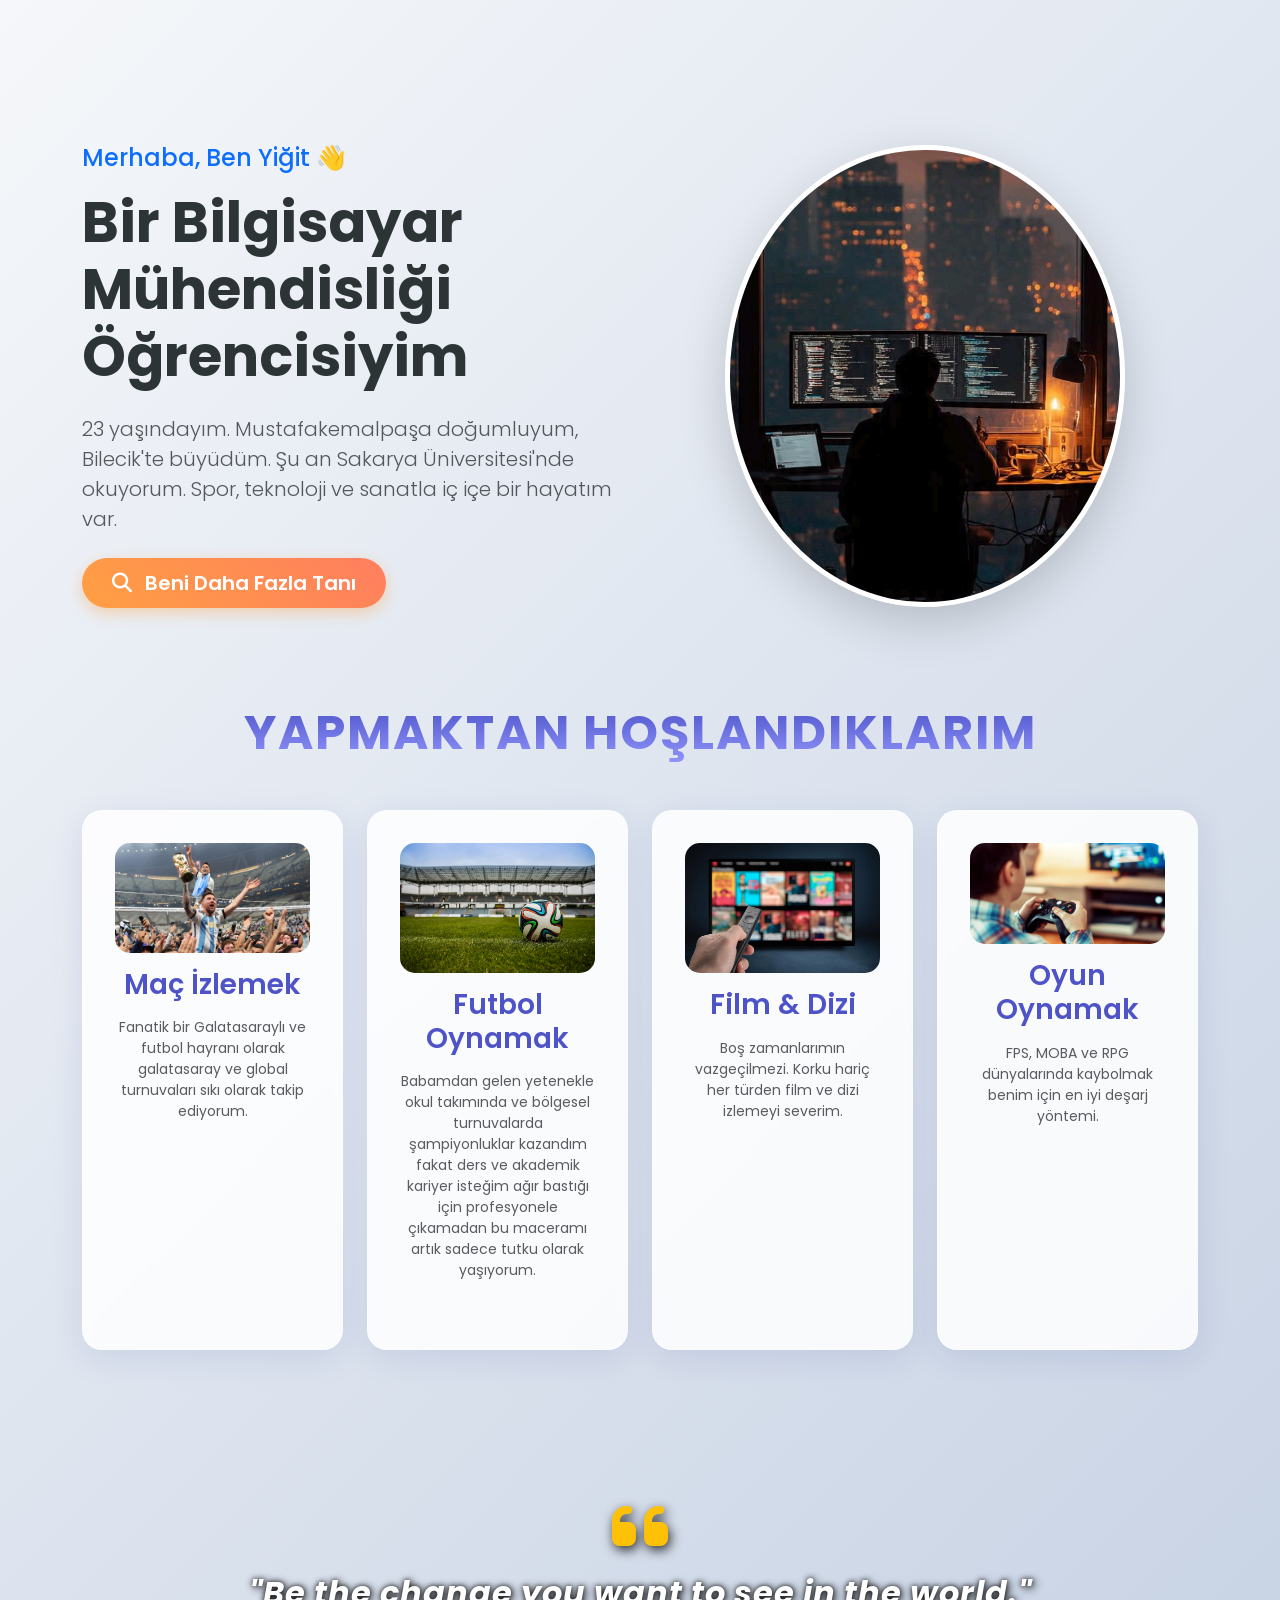
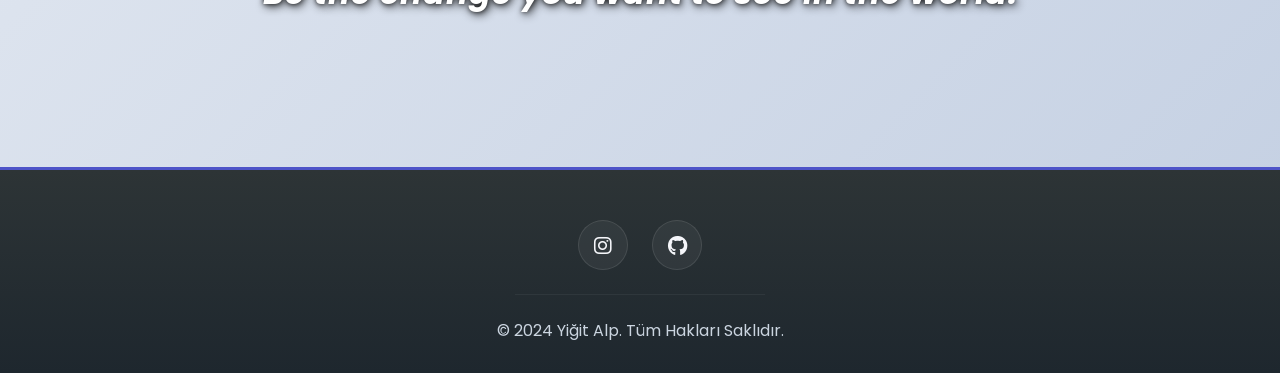
<file: index.html>
<!DOCTYPE html>
<html lang="tr">

<head>
    <meta charset="UTF-8">
    <meta name="viewport" content="width=device-width, initial-scale=1.0">
    <title>Yiğit Alp | Kişisel Blog</title>
    <link href="https://cdn.jsdelivr.net/npm/bootstrap@5.3.0/dist/css/bootstrap.min.css" rel="stylesheet">
    <link rel="stylesheet" href="https://cdnjs.cloudflare.com/ajax/libs/font-awesome/6.5.2/css/all.min.css" />
    <link href="https://unpkg.com/aos@2.3.1/dist/aos.css" rel="stylesheet">
    <link rel="stylesheet" href="still.css">
</head>

<body>

    <?php include 'navbar.php'; ?>

    <div class="container mt-5 pt-5">
        <div class="row align-items-center min-vh-75 py-5">
            <div class="col-lg-6" data-aos="fade-right">
                <h4 class="text-primary mb-3">Merhaba, Ben Yiğit 👋</h4>
                <h1 class="display-4 fw-bold mb-4">Bir Bilgisayar Mühendisliği Öğrencisiyim</h1>
                <p class="lead text-muted mb-4">
                    23 yaşındayım. Mustafakemalpaşa doğumluyum, Bilecik'te büyüdüm. Şu an Sakarya Üniversitesi'nde
                    okuyorum.
                    Spor, teknoloji ve sanatla iç içe bir hayatım var.
                </p>
                <a href="hakkimda.html" class="btn btn-custom btn-lg"><i class="fa-solid fa-magnifying-glass me-2"></i>
                    Beni Daha Fazla Tanı</a>
            </div>
            <div class="col-lg-6 text-center" data-aos="fade-left">
                <img src="Resimler/home.png" class="img-fluid rounded-circle shadow-lg"
                    style="max-width: 400px; border: 5px solid white;" alt="Profil">
            </div>
        </div>
    </div>

    <div class="container py-5">
        <div class="text-center mb-5" data-aos="fade-up">
            <h2 class="sayfa-baslik">Yapmaktan Hoşlandıklarım</h2>
        </div>
        <div class="row">
            <div class="col-md-3" data-aos="fade-up" data-aos-delay="100">
                <div class="modern-card text-center h-100">
                    <img src="Resimler/football.png" class="img-fluid" alt="Maç">
                    <h3>Maç İzlemek</h3>
                    <p class="small text-muted">Fanatik bir Galatasaraylı ve futbol hayranı olarak galatasaray ve global
                        turnuvaları sıkı olarak takip ediyorum.</p>
                </div>
            </div>
            <div class="col-md-3" data-aos="fade-up" data-aos-delay="200">
                <div class="modern-card text-center h-100">
                    <img src="Resimler/football2.jpg" class="img-fluid" alt="Futbol">
                    <h3>Futbol Oynamak</h3>
                    <p class="small text-muted">Babamdan gelen yetenekle okul takımında ve bölgesel turnuvalarda
                        şampiyonluklar kazandım fakat ders ve akademik kariyer isteğim ağır bastığı için profesyonele
                        çıkamadan bu maceramı artık sadece tutku olarak yaşıyorum.</p>
                </div>
            </div>
            <div class="col-md-3" data-aos="fade-up" data-aos-delay="300">
                <div class="modern-card text-center h-100">
                    <img src="Resimler/watchmovie.png" class="img-fluid" alt="Film">
                    <h3>Film & Dizi</h3>
                    <p class="small text-muted">Boş zamanlarımın vazgeçilmezi. Korku hariç her türden film ve dizi
                        izlemeyi severim.</p>
                </div>
            </div>
            <div class="col-md-3" data-aos="fade-up" data-aos-delay="400">
                <div class="modern-card text-center h-100">
                    <img src="Resimler/videogame.png" class="img-fluid" alt="Oyun">
                    <h3>Oyun Oynamak</h3>
                    <p class="small text-muted">FPS, MOBA ve RPG dünyalarında kaybolmak benim için en iyi deşarj
                        yöntemi.</p>
                </div>
            </div>
        </div>
    </div>

    <div class="container-fluid py-5 text-white text-center slogan-bg"
        style="background: url('Resimler/arka1.jpg') center/cover fixed;">
        <div class="py-5">
            <i class="fa-solid fa-quote-left display-3 mb-3 text-warning"
                style="filter: drop-shadow(2px 4px 6px rgba(0,0,0,0.8));"></i>
            <h2 class="fst-italic fw-bold slogan-text">"Be the change you want to see in the world."</h2>
        </div>
    </div>

    <footer class="footer text-center">
        <div class="container">
            <div class="social-icons mb-4">
                <a href="https://www.instagram.com/yigitalp.cakir/" target="_blank" title="Instagram"><i
                        class="fa-brands fa-instagram"></i></a>
                <a href="https://github.com/YigitAlpCakirr" target="_blank" title="GitHub"><i
                        class="fa-brands fa-github"></i></a>
            </div>
            <hr class="mx-auto" style="width: 250px; border-color: rgba(255,255,255,0.2);">
            <p class="mt-4 mb-0" style="color: #cbd5e0;">&copy; 2024 Yiğit Alp. Tüm Hakları Saklıdır.</p>
        </div>
    </footer>

    <script src="https://cdn.jsdelivr.net/npm/bootstrap@5.3.0/dist/js/bootstrap.bundle.min.js"></script>
    <script src="https://unpkg.com/aos@2.3.1/dist/aos.js"></script>
    <script>
        AOS.init({
            duration: 1000,
            once: true
        });
    </script>
</body>

</html>
</file>
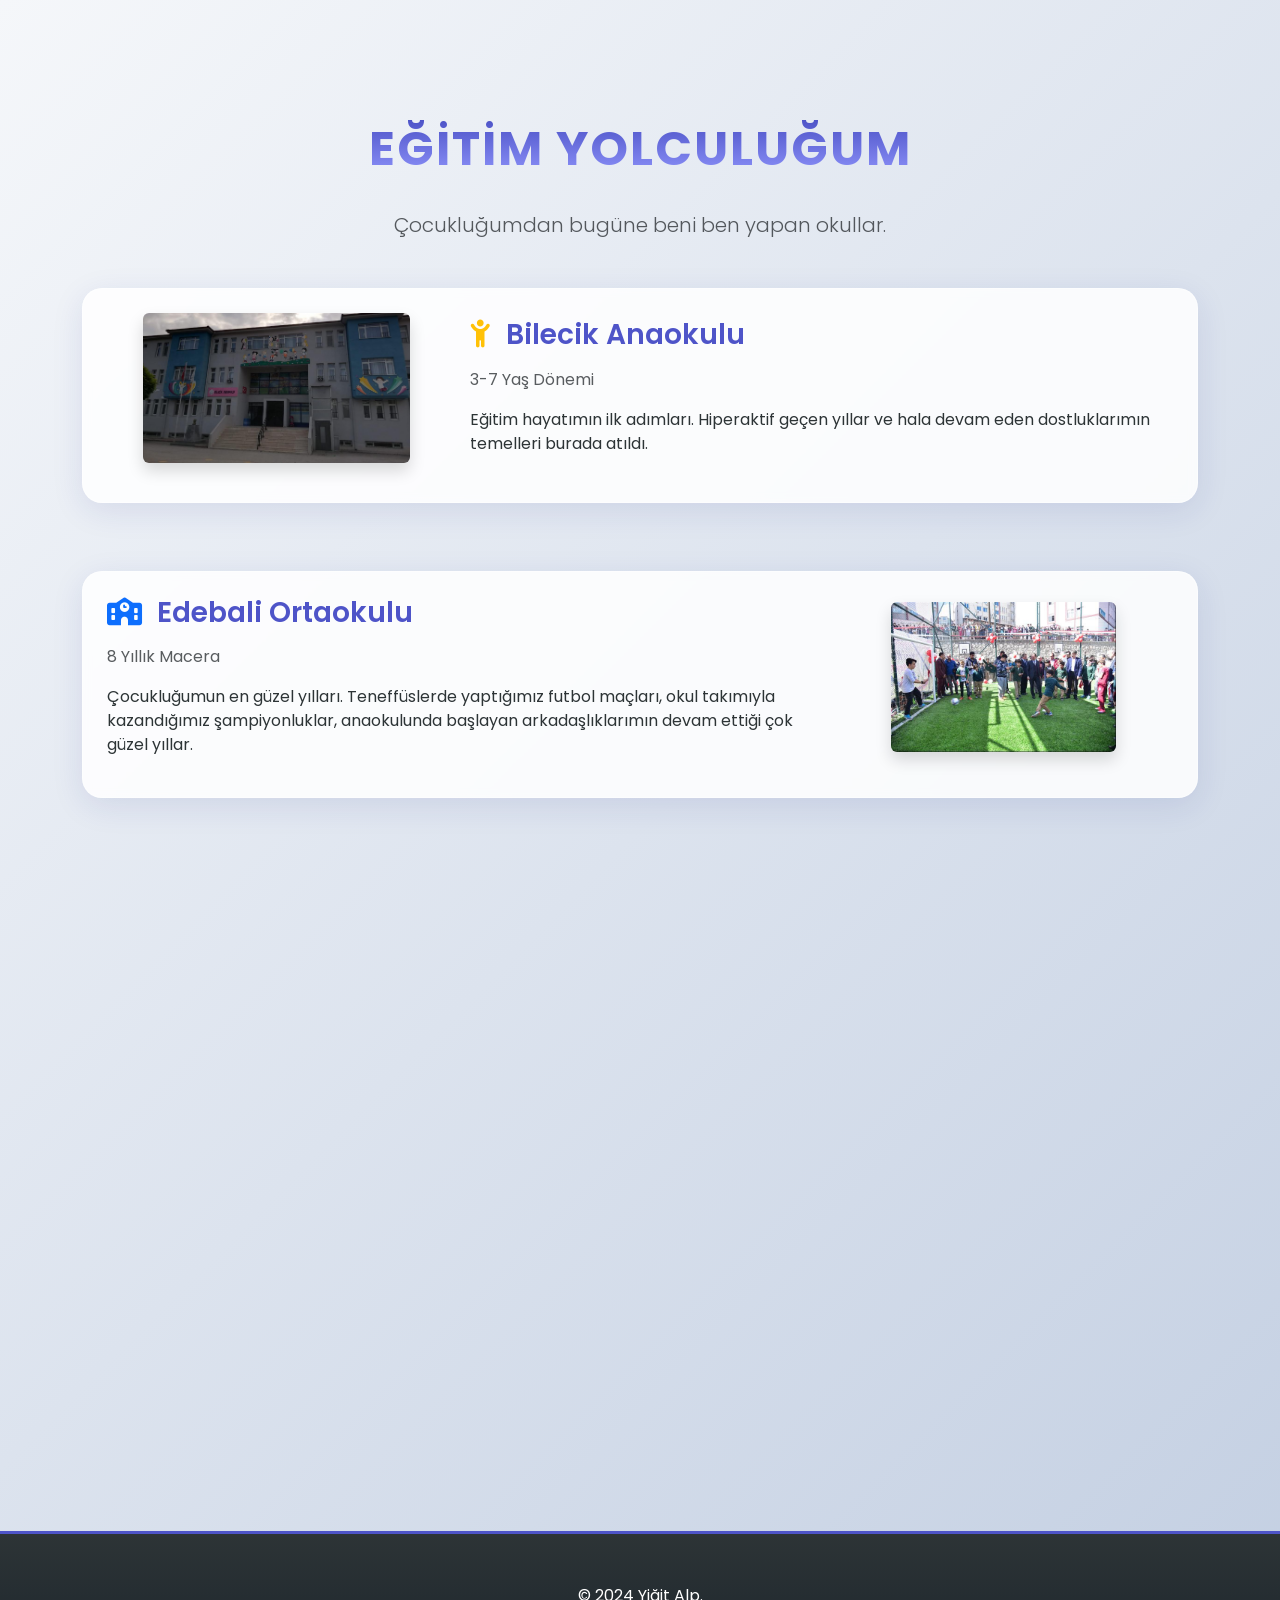
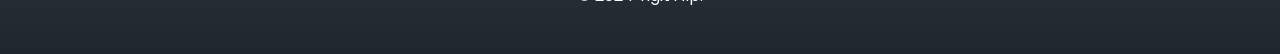
<file: hakkimda.html>
<!DOCTYPE html>
<html lang="tr">

<head>
    <meta charset="UTF-8">
    <meta name="viewport" content="width=device-width, initial-scale=1.0">
    <title>Özgeçmişim</title>
    <link href="https://cdn.jsdelivr.net/npm/bootstrap@5.3.0/dist/css/bootstrap.min.css" rel="stylesheet">
    <link rel="stylesheet" href="https://cdnjs.cloudflare.com/ajax/libs/font-awesome/6.5.2/css/all.min.css" />
    <link href="https://unpkg.com/aos@2.3.1/dist/aos.css" rel="stylesheet">
    <link rel="stylesheet" href="still.css">
</head>

<body>

    <?php include 'navbar.php'; ?>

    <main class="container" style="margin-top: 120px;">
        <section class="text-center" data-aos="fade-down">
            <h1 class="sayfa-baslik">Eğitim Yolculuğum</h1>
            <p class="lead text-muted">Çocukluğumdan bugüne beni ben yapan okullar. </p>
        </section>

        <section class="row mt-5">
            <article class="col-12 mb-5" data-aos="fade-up">
                <div class="modern-card p-4">
                    <div class="row align-items-center">
                        <div class="col-md-4 text-center">
                            <img src="Resimler/bilecikanaokulu.png" class="img-fluid rounded shadow" alt="Anaokulu">
                        </div>
                        <div class="col-md-8">
                            <h3><i class="fa-solid fa-child-reaching text-warning me-2"></i> Bilecik Anaokulu</h3>
                            <p class="text-muted">3-7 Yaş Dönemi</p>
                            <p>Eğitim hayatımın ilk adımları. Hiperaktif geçen yıllar ve hala devam eden dostluklarımın
                                temelleri burada atıldı.</p>
                        </div>
                    </div>
                </div>
            </article>

            <article class="col-12 mb-5" data-aos="fade-up">
                <div class="modern-card p-4">
                    <div class="row align-items-center flex-row-reverse">
                        <div class="col-md-4 text-center">
                            <img src="Resimler/bilecikedebali.png" class="img-fluid rounded shadow" alt="Ortaokul">
                        </div>
                        <div class="col-md-8">
                            <h3><i class="fa-solid fa-school text-primary me-2"></i> Edebali Ortaokulu</h3>
                            <p class="text-muted">8 Yıllık Macera</p>
                            <p>Çocukluğumun en güzel yılları. Teneffüslerde yaptığımız futbol maçları, okul takımıyla
                                kazandığımız şampiyonluklar, anaokulunda başlayan arkadaşlıklarımın devam ettiği çok
                                güzel yıllar.</p>
                        </div>
                    </div>
                </div>
            </article>

            <article class="col-12 mb-5" data-aos="fade-up">
                <div class="modern-card p-4">
                    <div class="row align-items-center">
                        <div class="col-md-4 text-center">
                            <img src="Resimler/fenlisesi.png" class="img-fluid rounded shadow" alt="Lise">
                        </div>
                        <div class="col-md-8">
                            <h3><i class="fa-solid fa-flask text-success me-2"></i> Refik Arslan Öztürk Fen Lisesi</h3>
                            <p class="text-muted">Lise Yılları</p>
                            <p>Bir kısmı pandemiye denk gelse de çok fazla şey öğrendiğim, öğretmenlerim ve çocukluk
                                arkadaşlarımla belki de şuanda bulunduğum konumda olmak için çok çalıştığım bir dönem.
                            </p>
                        </div>
                    </div>
                </div>
            </article>

            <article class="col-12 mb-5" data-aos="fade-up">
                <div class="modern-card p-4">
                    <div class="row align-items-center flex-row-reverse">
                        <div class="col-md-4 text-center">
                            <img src="Resimler/sakaryaüniversitesi.png" class="img-fluid rounded shadow"
                                alt="Üniversite">
                        </div>
                        <div class="col-md-8">
                            <h3><i class="fa-solid fa-laptop-code text-danger me-2"></i> Sakarya Üniversitesi</h3>
                            <p class="text-muted">Bilgisayar Mühendisliği</p>
                            <p>1 Sene İstinye Üniversitesi'nde okuduktan sonra yatay geçiş ile geçtiğim üniversite. Bu
                                kararı verdiğim için çok mutluyum. Burada çok güzel arkadaşlıklar edindim ve kendimi
                                gerçekten oldukça geliştirecek fırsatlar buldum. Şuanda 4. sınıf öğrencisiyim, kendi
                                geleceğim için ise mutlu ve umutluyum.</p>
                        </div>
                    </div>
                </div>
            </article>
        </section>
    </main>

    <footer class="footer text-center">
        <p>&copy; 2024 Yiğit Alp.</p>
    </footer>

    <script src="https://cdn.jsdelivr.net/npm/bootstrap@5.3.0/dist/js/bootstrap.bundle.min.js"></script>
    <script src="https://unpkg.com/aos@2.3.1/dist/aos.js"></script>
    <script>AOS.init();</script>
</body>

</html>
</file>
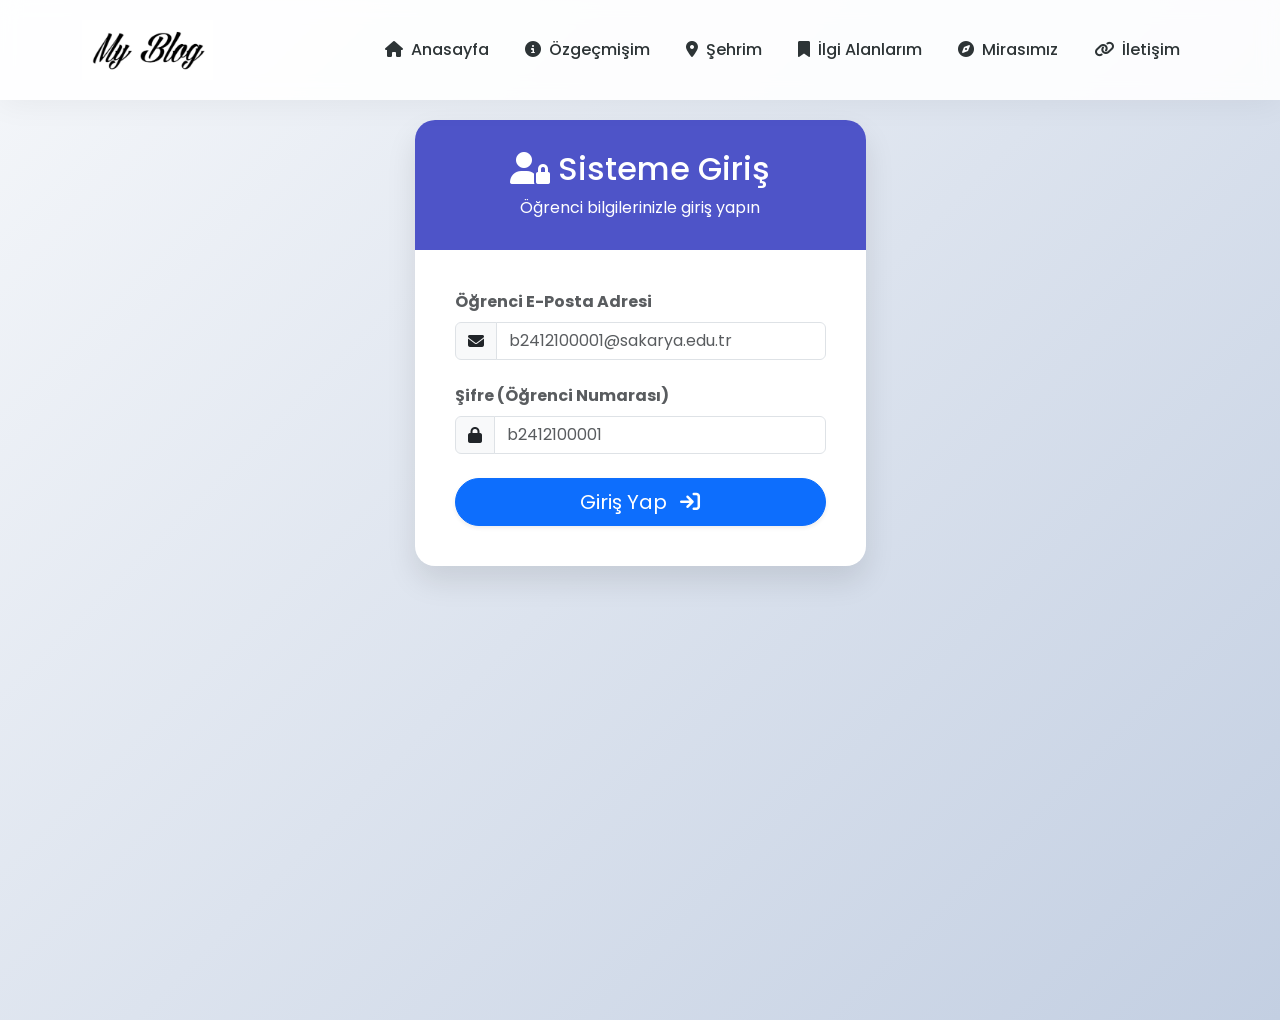
<file: login.html>
<!DOCTYPE html>
<html lang="tr">

<head>
    <meta charset="UTF-8">
    <meta name="viewport" content="width=device-width, initial-scale=1.0">
    <title>Giriş Yap</title>
    <link href="https://cdn.jsdelivr.net/npm/bootstrap@5.3.0/dist/css/bootstrap.min.css" rel="stylesheet">
    <link rel="stylesheet" href="https://cdnjs.cloudflare.com/ajax/libs/font-awesome/6.5.2/css/all.min.css" />
    <link href="https://unpkg.com/aos@2.3.1/dist/aos.css" rel="stylesheet">
    <link rel="stylesheet" href="still.css">
    <style>
        body {
            background: linear-gradient(135deg, #f5f7fa 0%, #c3cfe2 100%);
            min-height: 100vh;
        }

        .login-card {
            background: white;
            border-radius: 20px;
            box-shadow: 0 15px 30px rgba(0, 0, 0, 0.1);
            overflow: hidden;
            border: none;
        }

        .login-header {
            background: var(--primary-color, #007bff);
            color: white;
            padding: 30px;
            text-align: center;
        }

        .login-body {
            padding: 40px;
        }
    </style>
</head>

<body>

    <nav class="navbar navbar-expand-lg fixed-top">
        <div class="container">
            <a class="navbar-brand" href="index.html"><img class="img-fluid logo" src="Resimler/logo2.png" alt=""></a>
            <button class="navbar-toggler" type="button" data-bs-toggle="collapse"
                data-bs-target="#navbarSupportedContent"><span class="navbar-toggler-icon"></span></button>
            <div class="collapse navbar-collapse" id="navbarSupportedContent">
                <ul class="navbar-nav ms-auto mb-2 mb-lg-0 align-items-center">
                    <li class="nav-item"><a class="nav-link" href="index.html"><i class="fa-solid fa-house me-1"></i>
                            Anasayfa</a></li>
                    <li class="nav-item"><a class="nav-link" href="hakkimda.html"><i
                                class="fa-solid fa-circle-info me-1"></i> Özgeçmişim</a></li>
                    <li class="nav-item"><a class="nav-link" href="sehrim.html"><i
                                class="fa-solid fa-location-dot me-1"></i> Şehrim</a></li>
                    <li class="nav-item"><a class="nav-link" href="ilgialanlarim.html"><i
                                class="fa-solid fa-bookmark me-1"></i> İlgi Alanlarım</a></li>
                    <li class="nav-item"><a class="nav-link" href="mirasimiz.html"><i
                                class="fa-solid fa-compass me-1"></i> Mirasımız</a></li>
                    <li class="nav-item"><a class="nav-link" href="iletisim.html"><i class="fa-solid fa-link me-1"></i>
                            İletişim</a></li>
                </ul>
            </div>
        </div>
    </nav>

    <div class="container" style="margin-top: 120px; margin-bottom: 50px;">
        <div class="row justify-content-center">
            <div class="col-md-6 col-lg-5" data-aos="zoom-in">
                <div class="card login-card">
                    <div class="login-header">
                        <h2><i class="fa-solid fa-user-lock"></i> Sisteme Giriş</h2>
                        <p class="mb-0">Öğrenci bilgilerinizle giriş yapın</p>
                    </div>
                    <div class="login-body">

                        <div id="errorBox" class="alert alert-danger d-none"></div>

                        <form id="loginForm" action="login.php" method="POST">
                            <div class="mb-4">
                                <label class="form-label text-muted fw-bold">Öğrenci E-Posta Adresi</label>
                                <div class="input-group">
                                    <span class="input-group-text"><i class="fa-solid fa-envelope"></i></span>
                                    <input type="text" id="email" name="email" class="form-control"
                                        placeholder="b2412100001@sakarya.edu.tr">
                                </div>
                            </div>

                            <div class="mb-4">
                                <label class="form-label text-muted fw-bold">Şifre (Öğrenci Numarası)</label>
                                <div class="input-group">
                                    <span class="input-group-text"><i class="fa-solid fa-lock"></i></span>
                                    <input type="password" id="sifre" name="sifre" class="form-control"
                                        placeholder="b2412100001">
                                </div>
                            </div>

                            <button type="submit" class="btn btn-primary w-100 py-2 fs-5 rounded-pill shadow-sm">Giriş
                                Yap <i class="fa-solid fa-arrow-right-to-bracket ms-2"></i></button>
                        </form>
                    </div>
                </div>
            </div>
        </div>
    </div>

    <script src="https://cdn.jsdelivr.net/npm/bootstrap@5.3.0/dist/js/bootstrap.bundle.min.js"></script>
    <script src="https://unpkg.com/aos@2.3.1/dist/aos.js"></script>
    <script>
        AOS.init();


        const urlParams = new URLSearchParams(window.location.search);
        const errorType = urlParams.get('error');
        const errorBox = document.getElementById('errorBox');

        if (errorType === 'empty') {
            errorBox.innerText = "Sunucu Hatası: Lütfen tüm alanları doldurun.";
            errorBox.classList.remove('d-none');
        } else if (errorType === 'wrong') {
            errorBox.innerText = "Hatalı e-posta veya şifre girdiniz!";
            errorBox.classList.remove('d-none');
        } else if (errorType === 'invalid_format') {
            errorBox.innerText = "E-posta sakarya.edu.tr uzantılı olmalıdır.";
            errorBox.classList.remove('d-none');
        }


        document.getElementById('loginForm').addEventListener('submit', function (e) {
            const email = document.getElementById('email').value.trim();
            const sifre = document.getElementById('sifre').value.trim();

            errorBox.classList.add('d-none');


            if (email === '' || sifre === '') {
                e.preventDefault();
                errorBox.innerText = "Lütfen e-posta ve şifre alanlarını boş bırakmayınız.";
                errorBox.classList.remove('d-none');
                return;
            }


            const emailRegex = /^[^\s@]+@[^\s@]+\.[^\s@]+$/;
            if (!emailRegex.test(email)) {
                e.preventDefault();
                errorBox.innerText = "Lütfen geçerli bir e-posta adresi giriniz.";
                errorBox.classList.remove('d-none');
                return;
            }
        });
    </script>
</body>

</html>
</file>
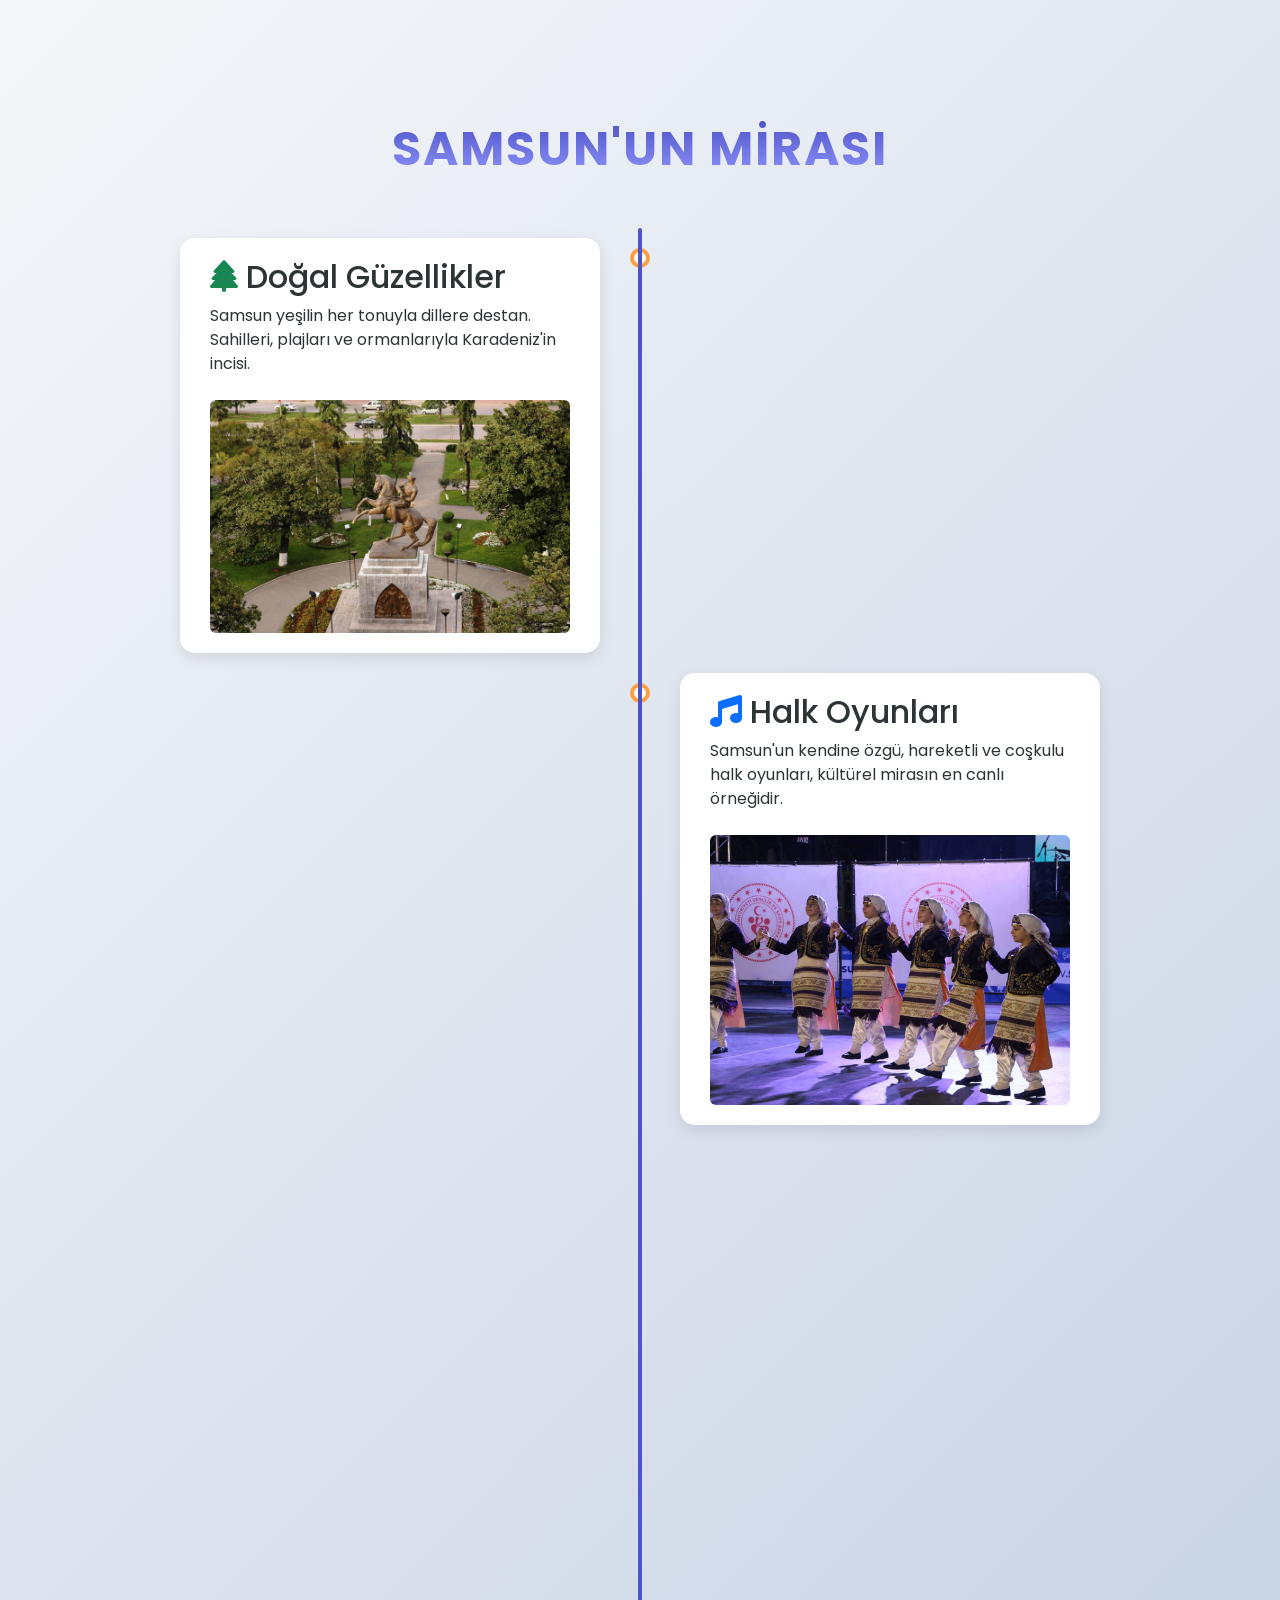
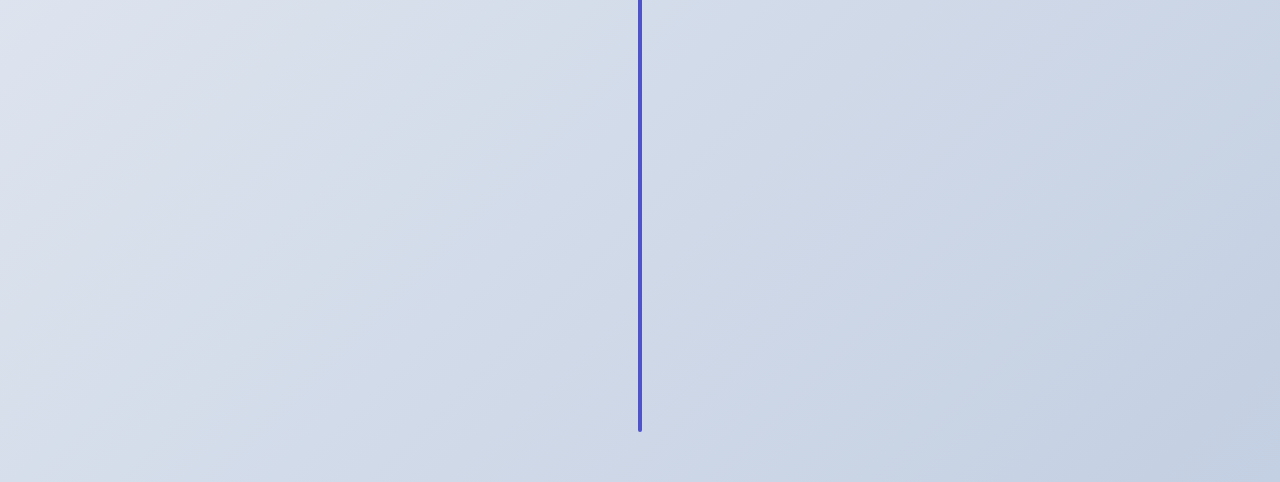
<file: mirasimiz.html>
<!DOCTYPE html>
<html lang="tr">

<head>
    <meta charset="UTF-8">
    <title>Mirasımız</title>
    <link href="https://cdn.jsdelivr.net/npm/bootstrap@5.3.0/dist/css/bootstrap.min.css" rel="stylesheet">
    <link rel="stylesheet" href="https://cdnjs.cloudflare.com/ajax/libs/font-awesome/6.5.2/css/all.min.css" />
    <link href="https://unpkg.com/aos@2.3.1/dist/aos.css" rel="stylesheet">
    <link rel="stylesheet" href="still.css">
</head>

<body>

    <?php include 'navbar.php'; ?>

    <div class="container" style="margin-top: 120px;">
        <h1 class="sayfa-baslik text-center" data-aos="fade-down">Samsun'un Mirası</h1>

        <div class="timeline">
            <div class="timeline-container left" data-aos="fade-right">
                <div class="timeline-content">
                    <h2><i class="fa-solid fa-tree text-success"></i> Doğal Güzellikler</h2>
                    <p>Samsun yeşilin her tonuyla dillere destan. Sahilleri, plajları ve ormanlarıyla Karadeniz'in
                        incisi.</p>
                    <img src="Resimler/tarihikültürsel.png" class="img-fluid rounded mt-2">
                </div>
            </div>

            <div class="timeline-container right" data-aos="fade-left">
                <div class="timeline-content">
                    <h2><i class="fa-solid fa-music text-primary"></i> Halk Oyunları</h2>
                    <p>Samsun'un kendine özgü, hareketli ve coşkulu halk oyunları, kültürel mirasın en canlı örneğidir.
                    </p>
                    <img src="Resimler/samsundans.png" class="img-fluid rounded mt-2">
                </div>
            </div>

            <div class="timeline-container left" data-aos="fade-right">
                <div class="timeline-content">
                    <h2><i class="fa-solid fa-utensils text-warning"></i> Çakallı Menemeni</h2>
                    <p>Sadece domates biber değil; kaşarın ve özel pişirme tekniğinin buluştuğu efsane lezzet.</p>
                    <img src="Resimler/menemen.png" class="img-fluid rounded mt-2">
                </div>
            </div>

            <div class="timeline-container right" data-aos="fade-left">
                <div class="timeline-content">
                    <h2><i class="fa-solid fa-bread-slice text-danger"></i> Bafra Pidesi</h2>
                    <p>Çıtır çıtır hamuru ve özel kıymalı içiyle Pazar kahvaltılarının vazgeçilmezi.</p>
                    <img src="Resimler/samsunpide.png" class="img-fluid rounded mt-2">
                </div>
            </div>
        </div>
    </div>

    <script src="https://cdn.jsdelivr.net/npm/bootstrap@5.3.0/dist/js/bootstrap.bundle.min.js"></script>
    <script src="https://unpkg.com/aos@2.3.1/dist/aos.js"></script>
    <script>AOS.init();</script>
</body>

</html>
</file>
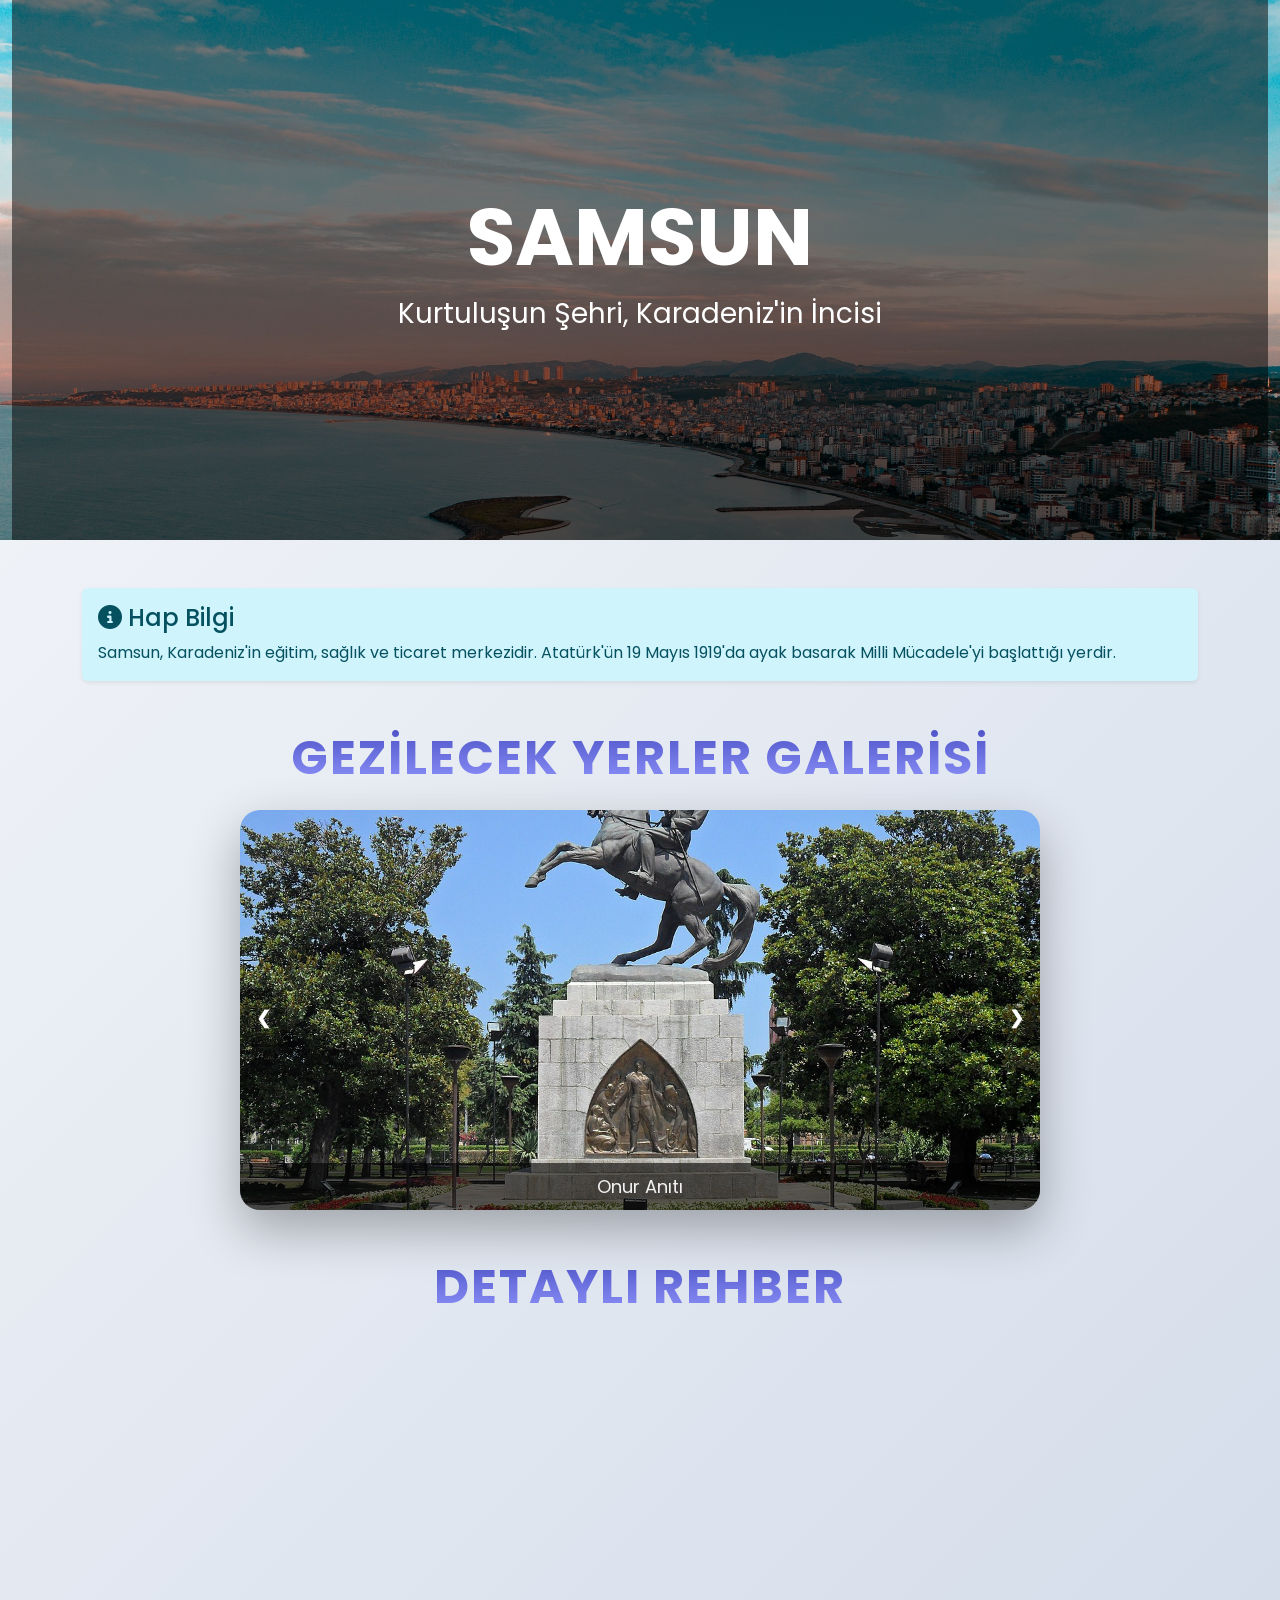
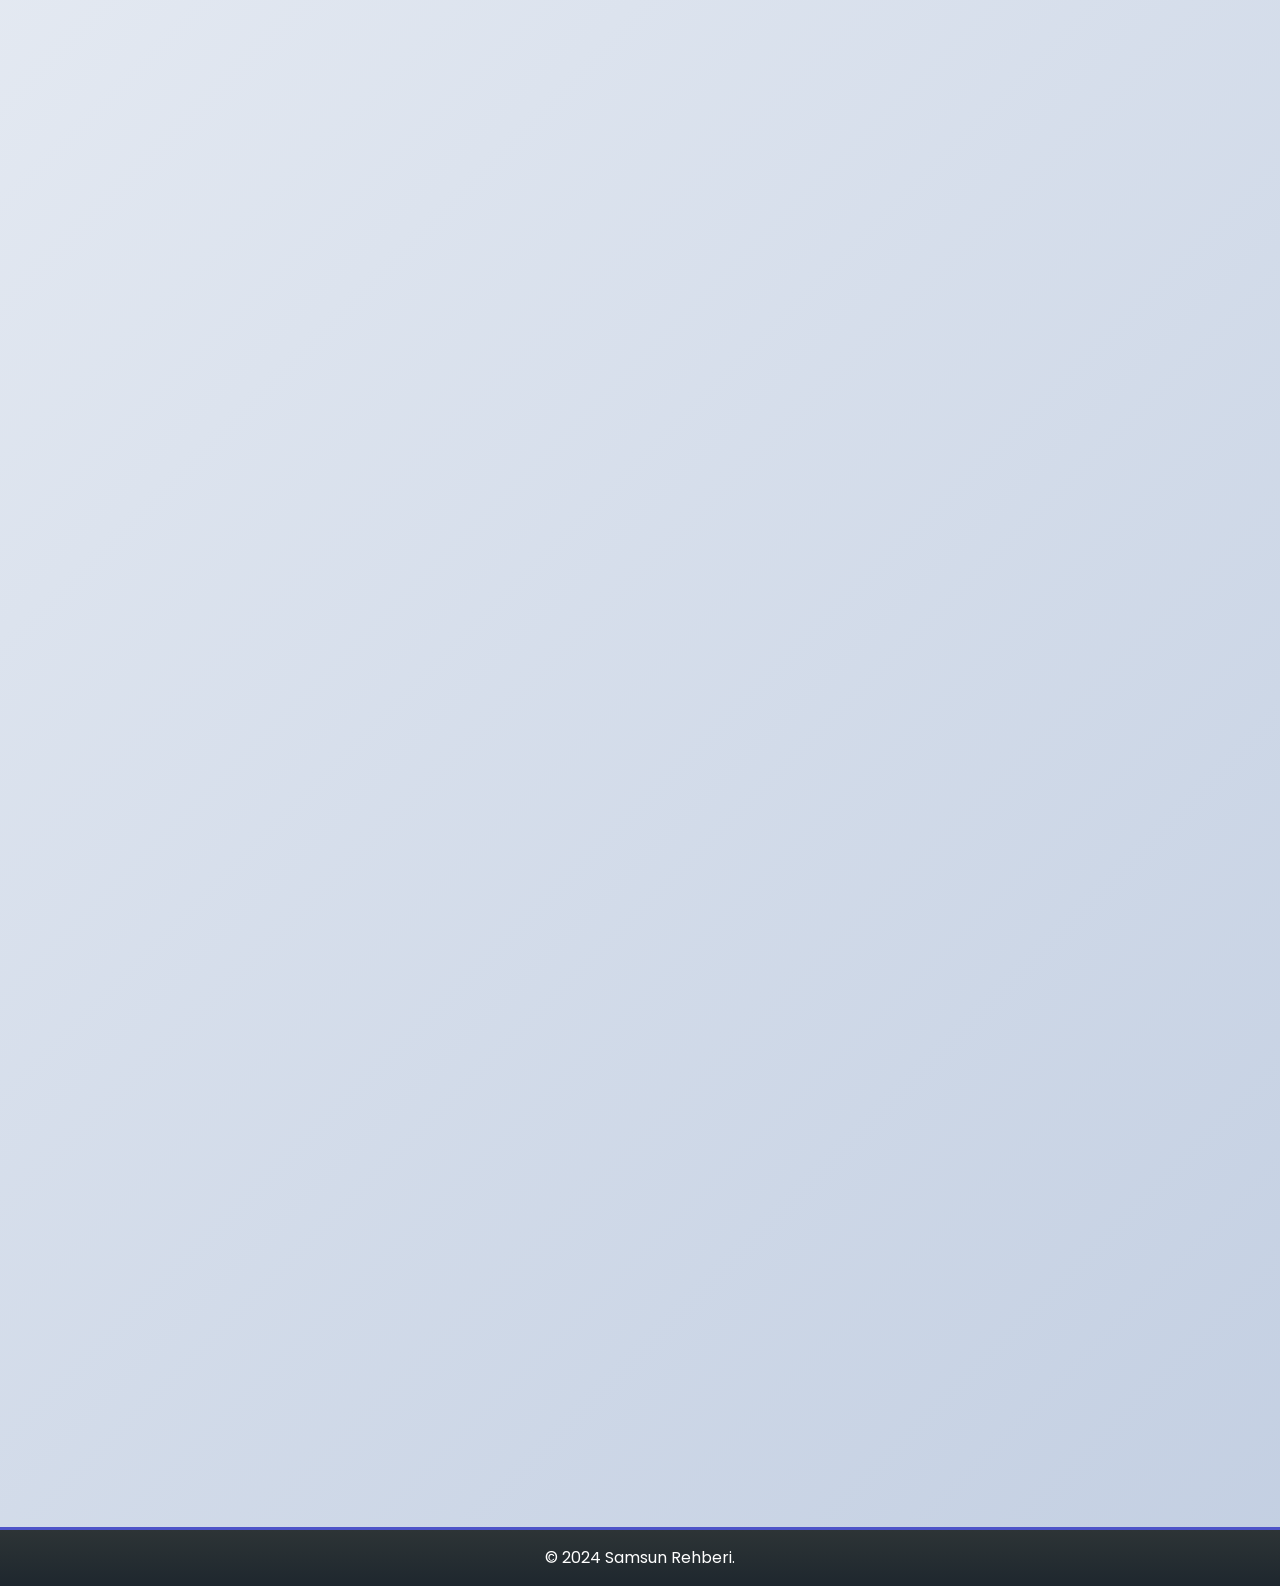
<file: sehrim.html>
<!DOCTYPE html>
<html lang="tr">

<head>
    <meta charset="UTF-8">
    <title>Şehrim | Samsun</title>
    <link href="https://cdn.jsdelivr.net/npm/bootstrap@5.3.0/dist/css/bootstrap.min.css" rel="stylesheet">
    <link rel="stylesheet" href="https://cdnjs.cloudflare.com/ajax/libs/font-awesome/6.5.2/css/all.min.css" />
    <link href="https://unpkg.com/aos@2.3.1/dist/aos.css" rel="stylesheet">
    <link rel="stylesheet" href="still.css">
    <script src="slider.js" defer></script>
</head>

<body>

    <?php include 'navbar.php'; ?>

    <div class="container-fluid d-flex align-items-center justify-content-center flex-column text-white text-center"
        style="height: 60vh; background: url('Resimler/atakumarka.png') center/cover fixed; margin-top: 0;">
        <div
            style="background: rgba(0,0,0,0.5); width: 100%; height: 100%; display: flex; flex-direction: column; justify-content: center; align-items: center;">
            <h1 class="display-1 fw-bold" data-aos="zoom-in">SAMSUN</h1>
            <p class="fs-3" data-aos="fade-up">Kurtuluşun Şehri, Karadeniz'in İncisi</p>
        </div>
    </div>

    <div class="container my-5" data-aos="fade-up">
        <div class="alert alert-info border-0 shadow-sm" role="alert">
            <h4 class="alert-heading"><i class="fa-solid fa-circle-info"></i> Hap Bilgi</h4>
            <p class="mb-0">Samsun, Karadeniz'in eğitim, sağlık ve ticaret merkezidir. Atatürk'ün 19 Mayıs 1919'da ayak
                basarak Milli Mücadele'yi başlattığı yerdir.</p>
        </div>
    </div>

    <div class="container mb-5" data-aos="fade-up">
        <h2 class="sayfa-baslik text-center mb-4">Gezilecek Yerler Galerisi</h2>

        <div class="slider-container">
            <div class="slide slider-fade" style="display: block;">
                <img src="Resimler/onuranıtı.png" class="slide-image" alt="Onur Anıtı" />
                <div class="slide-text">Onur Anıtı</div>
            </div>

            <div class="slide slider-fade">
                <img src="Resimler/atakum.png" class="slide-image" alt="Atakum" />
                <div class="slide-text">Atakum Sahili</div>
            </div>

            <div class="slide slider-fade">
                <img src="Resimler/ayvacık.png" class="slide-image" alt="Ayvacık" />
                <div class="slide-text">Ayvacık</div>
            </div>

            <div class="slide slider-fade">
                <img src="Resimler/bandırma.png" class="slide-image" alt="Bandırma Vapuru" />
                <div class="slide-text">Bandırma Vapuru</div>
            </div>

            <div class="slide slider-fade">
                <img src="Resimler/batıpark.png" class="slide-image" alt="Batı Park" />
                <div class="slide-text">Batı Park</div>
            </div>

            <div class="slide slider-fade">
                <img src="Resimler/gazimüzesi.png" class="slide-image" alt="Gazi Müzesi" />
                <div class="slide-text">Gazi Müzesi</div>
            </div>

            <div class="slide slider-fade">
                <img src="Resimler/sevgigölü.png" class="slide-image" alt="Sevgi Gölü" />
                <div class="slide-text">Sevgi Gölü</div>
            </div>

            <a class="prev" onclick="slideRoute(-1)">❮</a>
            <a class="next" onclick="slideRoute(1)">❯</a>
        </div>

        <div class="dot-container text-center mt-3">
            <span class="dot active" onclick="currentSlide(1)"></span>
            <span class="dot" onclick="currentSlide(2)"></span>
            <span class="dot" onclick="currentSlide(3)"></span>
            <span class="dot" onclick="currentSlide(4)"></span>
            <span class="dot" onclick="currentSlide(5)"></span>
            <span class="dot" onclick="currentSlide(6)"></span>
            <span class="dot" onclick="currentSlide(7)"></span>
        </div>
    </div>


    <div class="container mb-5">
        <h2 class="sayfa-baslik text-center mb-4">Detaylı Rehber</h2>

        <div class="modern-card" data-aos="fade-right">
            <div class="row align-items-center">
                <div class="col-md-4">
                    <img src="Resimler/onuranıtı.png" class="img-fluid rounded w-100" alt="Onur Anıtı">
                </div>
                <div class="col-md-8 mt-3 mt-md-0">
                    <h3>Onur Anıtı</h3>
                    <p>Samsun'un simgesi. Şahlanan at üzerindeki Atatürk heykeli, kurtuluş mücadelesinin en güçlü
                        sembolüdür.</p>
                    <a href="https://www.google.com/maps/search/?api=1&query=Onur+Anıtı+Samsun" target="_blank"
                        class="btn btn-sm btn-outline-danger"><i class="fa-solid fa-map-pin"></i> Haritada Gör</a>
                </div>
            </div>
        </div>

        <div class="modern-card" data-aos="fade-left">
            <div class="row align-items-center">
                <div class="col-md-4">
                    <img src="Resimler/atakum.png" class="img-fluid rounded w-100" alt="Atakum Sahili">
                </div>
                <div class="col-md-8 mt-3 mt-md-0">
                    <h3>Atakum Sahili</h3>
                    <p>Karadeniz'in en uzun ve en hareketli sahili. Boydan boya uzanan bisiklet yolları, kafeleri ve
                        plajıyla şehrin kalbidir.</p>
                    <a href="https://www.google.com/maps/search/?api=1&query=Atakum+Sahili+Samsun" target="_blank"
                        class="btn btn-sm btn-outline-danger"><i class="fa-solid fa-map-pin"></i> Haritada Gör</a>
                </div>
            </div>
        </div>

        <div class="modern-card" data-aos="fade-right">
            <div class="row align-items-center">
                <div class="col-md-4">
                    <img src="Resimler/ayvacık.png" class="img-fluid rounded w-100" alt="Ayvacık">
                </div>
                <div class="col-md-8 mt-3 mt-md-0">
                    <h3>Ayvacık</h3>
                    <p>"Saklı Cennet" olarak bilinen Ayvacık, baraj gölü etrafındaki eşsiz çam ormanları ve doğasıyla
                        harika bir manzaraya sahiptir.</p>
                    <a href="https://www.google.com/maps/search/?api=1&query=Ayvacık+Samsun" target="_blank"
                        class="btn btn-sm btn-outline-danger"><i class="fa-solid fa-map-pin"></i> Haritada Gör</a>
                </div>
            </div>
        </div>

        <div class="modern-card" data-aos="fade-left">
            <div class="row align-items-center">
                <div class="col-md-4">
                    <img src="Resimler/bandırma.png" class="img-fluid rounded w-100" alt="Bandırma Vapuru">
                </div>
                <div class="col-md-8 mt-3 mt-md-0">
                    <h3>Bandırma Vapuru</h3>
                    <p>Milli Mücadele'nin başladığı vapurun birebir replikası. İçerisinde balmumu heykelleri ve tarihi
                        belgeler bulunur.</p>
                    <a href="https://www.google.com/maps/search/?api=1&query=Bandırma+Vapuru+Samsun" target="_blank"
                        class="btn btn-sm btn-outline-danger"><i class="fa-solid fa-map-pin"></i> Haritada Gör</a>
                </div>
            </div>
        </div>

        <div class="modern-card" data-aos="fade-right">
            <div class="row align-items-center">
                <div class="col-md-4">
                    <img src="Resimler/batıpark.png" class="img-fluid rounded w-100" alt="Batı Park">
                </div>
                <div class="col-md-8 mt-3 mt-md-0">
                    <h3>Batı Park</h3>
                    <p>Amazon Köyü'ne de ev sahipliği yapan, deniz kenarında devasa yeşil alanlara sahip harika bir
                        dinlenme ve gezi parkı.</p>
                    <a href="https://www.google.com/maps/search/?api=1&query=Batı+Park+Samsun" target="_blank"
                        class="btn btn-sm btn-outline-danger"><i class="fa-solid fa-map-pin"></i> Haritada Gör</a>
                </div>
            </div>
        </div>

        <div class="modern-card" data-aos="fade-left">
            <div class="row align-items-center">
                <div class="col-md-4">
                    <img src="Resimler/gazimüzesi.png" class="img-fluid rounded w-100" alt="Gazi Müzesi">
                </div>
                <div class="col-md-8 mt-3 mt-md-0">
                    <h3>Gazi Müzesi</h3>
                    <p>Mustafa Kemal Atatürk'ün Samsun'a geldiğinde konakladığı tarihi Mıntıka Palas oteli, günümüzde
                        müze olarak hizmet vermektedir.</p>
                    <a href="https://www.google.com/maps/search/?api=1&query=Gazi+Müzesi+Samsun" target="_blank"
                        class="btn btn-sm btn-outline-danger"><i class="fa-solid fa-map-pin"></i> Haritada Gör</a>
                </div>
            </div>
        </div>

        <div class="modern-card" data-aos="fade-right">
            <div class="row align-items-center">
                <div class="col-md-4">
                    <img src="Resimler/sevgigölü.png" class="img-fluid rounded w-100" alt="Sevgi Gölü">
                </div>
                <div class="col-md-8 mt-3 mt-md-0">
                    <h3>Sevgi Gölü</h3>
                    <p>Şehrin merkezinde bulunan, çevresindeki kafeler ve yürüyüş yolları ile huzur veren yapay bir göl
                        alanı.</p>
                    <a href="https://www.google.com/maps/search/?api=1&query=Sevgi+Gölü+Samsun" target="_blank"
                        class="btn btn-sm btn-outline-danger"><i class="fa-solid fa-map-pin"></i> Haritada Gör</a>
                </div>
            </div>
        </div>

    </div>

    <footer class="footer text-center py-3 bg-dark text-white">
        <p class="mb-0">© 2024 Samsun Rehberi.</p>
    </footer>

    <script src="https://cdn.jsdelivr.net/npm/bootstrap@5.3.0/dist/js/bootstrap.bundle.min.js"></script>
    <script src="https://unpkg.com/aos@2.3.1/dist/aos.js"></script>
    <script>AOS.init();</script>
</body>

</html>
</file>
<file: still.css>
@import url('https://fonts.googleapis.com/css2?family=Poppins:wght@300;400;600;700&display=swap');

:root {
    --primary-color: #4e54c8;
    --secondary-color: #8f94fb;
    --accent-color: #ff9f43;
    --text-dark: #2d3436;
    --text-light: #f5f6fa;
    --glass-bg: rgba(255, 255, 255, 0.85);
    --glass-border: rgba(255, 255, 255, 0.4);
}

* {
    box-sizing: border-box;
    margin: 0;
    padding: 0;
}

body {
    font-family: 'Poppins', sans-serif;
    background: linear-gradient(135deg, #f5f7fa 0%, #c3cfe2 100%);
    color: var(--text-dark);
    min-height: 100vh;
    overflow-x: hidden;
}

/* --- Navbar Tasarımı --- */
.navbar {
    background: rgba(255, 255, 255, 0.9) !important;
    backdrop-filter: blur(10px);
    box-shadow: 0 4px 30px rgba(0, 0, 0, 0.05);
    padding: 15px 0;
}

.navbar-brand img.logo {
    height: 60px;
    transition: transform 0.3s;
}

.navbar-brand:hover img.logo {
    transform: scale(1.05);
}

.nav-link {
    color: var(--text-dark) !important;
    font-weight: 500;
    margin: 0 10px;
    transition: all 0.3s ease;
    position: relative;
}

.nav-link:hover,
.nav-link.active {
    color: var(--primary-color) !important;
}

.nav-link::after {
    content: '';
    position: absolute;
    width: 0;
    height: 2px;
    bottom: 0;
    left: 0;
    background-color: var(--primary-color);
    transition: width 0.3s;
}

.nav-link:hover::after {
    width: 100%;
}

.ayrac {
    color: #cbd5e0;
}


.ust-kisim {
    position: relative;
    padding-top: 100px;
}

.sayfa-baslik {
    font-size: 3rem;
    font-weight: 700;
    background: -webkit-linear-gradient(var(--primary-color), var(--secondary-color));
    -webkit-background-clip: text;
    background-clip: text;
    -webkit-text-fill-color: transparent;
    margin-bottom: 2rem;
    text-transform: uppercase;
    letter-spacing: 2px;
}

.modern-card {
    background: var(--glass-bg);
    border: 1px solid var(--glass-border);
    border-radius: 20px;
    box-shadow: 0 8px 32px 0 rgba(31, 38, 135, 0.1);
    backdrop-filter: blur(4px);
    padding: 2rem;
    transition: transform 0.3s ease, box-shadow 0.3s ease;
    margin-bottom: 20px;
}

.modern-card:hover {
    transform: translateY(-10px);
    box-shadow: 0 15px 40px rgba(31, 38, 135, 0.2);
}

.modern-card img {
    border-radius: 15px;
    margin-bottom: 15px;
    max-height: 150px;
    object-fit: contain;
}

.modern-card h3,
.modern-card h2 {
    color: var(--primary-color);
    font-weight: 600;
    margin-bottom: 1rem;
}

.timeline {
    position: relative;
    max-width: 1000px;
    margin: 50px auto;
}

.timeline::after {
    content: '';
    position: absolute;
    width: 4px;
    background-color: var(--primary-color);
    top: 0;
    bottom: 0;
    left: 50%;
    margin-left: -2px;
    border-radius: 2px;
}

.timeline-container {
    padding: 10px 40px;
    position: relative;
    background-color: inherit;
    width: 50%;
}

.timeline-container.left {
    left: 0;
}

.timeline-container.right {
    left: 50%;
}

.timeline-content {
    padding: 20px 30px;
    background: white;
    position: relative;
    border-radius: 15px;
    box-shadow: 0 5px 15px rgba(0, 0, 0, 0.1);
}

.timeline-container::after {
    content: '';
    position: absolute;
    width: 20px;
    height: 20px;
    right: -10px;
    background-color: white;
    border: 4px solid var(--accent-color);
    top: 20px;
    border-radius: 50%;
    z-index: 1;
}

.timeline-container.right::after {
    left: -10px;
}

@media screen and (max-width: 768px) {
    .timeline::after {
        left: 31px;
    }

    .timeline-container {
        width: 100%;
        padding-left: 70px;
        padding-right: 25px;
    }

    .timeline-container.right {
        left: 0%;
    }

    .timeline-container::after {
        left: 21px;
    }

    .nav-item .ayrac {
        display: none;
    }
}


.slogan-text {
    text-shadow: 2px 2px 10px rgba(0, 0, 0, 0.9), 0px 0px 5px rgba(0, 0, 0, 0.8);
    letter-spacing: 1px;
}


.footer {
    background: linear-gradient(to top, #1e272e, #2d3436);
    color: white;
    padding: 50px 0 30px;
    margin-top: 50px;
    border-top: 3px solid var(--primary-color);
}

.social-icons a {
    display: inline-block;
    width: 50px;
    height: 50px;
    background: rgba(255, 255, 255, 0.05);
    border-radius: 50%;
    margin: 0 10px;
    text-decoration: none;
    transition: all 0.4s ease;
    border: 1px solid rgba(255, 255, 255, 0.1);
}

.social-icons a i {
    font-size: 20px;
    line-height: 50px;
    color: #f5f6fa;
    margin: 0;
    transition: all 0.4s ease;
}

.social-icons a:hover {
    background: var(--accent-color);
    transform: translateY(-8px);
    border-color: var(--accent-color);
    box-shadow: 0 10px 20px rgba(255, 159, 67, 0.4);
}

.social-icons a:hover i {
    color: white;
}



.slider-container {
    position: relative;
    max-width: 800px;
    margin: auto;
    border-radius: 20px;
    overflow: hidden;
    box-shadow: 0 20px 50px rgba(0, 0, 0, 0.3);
}

.slide-image {
    width: 100%;
    height: 400px;
    object-fit: cover;
}

.prev,
.next {
    cursor: pointer;
    position: absolute;
    top: 50%;
    width: auto;
    padding: 16px;
    margin-top: -22px;
    color: white;
    font-weight: bold;
    font-size: 18px;
    transition: 0.6s ease;
    background-color: rgba(0, 0, 0, 0.3);
    border-radius: 3px;
    user-select: none;
    text-decoration: none;
}

.next {
    right: 0;
}

.prev:hover,
.next:hover {
    background-color: rgba(0, 0, 0, 0.8);
}

.slide-text {
    position: absolute;
    bottom: 0;
    background: rgba(0, 0, 0, 0.6);
    color: #f1f1f1;
    width: 100%;
    padding: 10px;
    text-align: center;
    font-size: 18px;
}


.btn-custom {
    background: linear-gradient(45deg, var(--accent-color), #ff7e5f);
    border: none;
    color: white;
    padding: 10px 30px;
    border-radius: 30px;
    font-weight: 600;
    box-shadow: 0 5px 15px rgba(255, 159, 67, 0.4);
    transition: all 0.3s;
}

.btn-custom:hover {
    transform: scale(1.05);
    box-shadow: 0 8px 20px rgba(255, 159, 67, 0.6);
    color: white;
}
</file>
